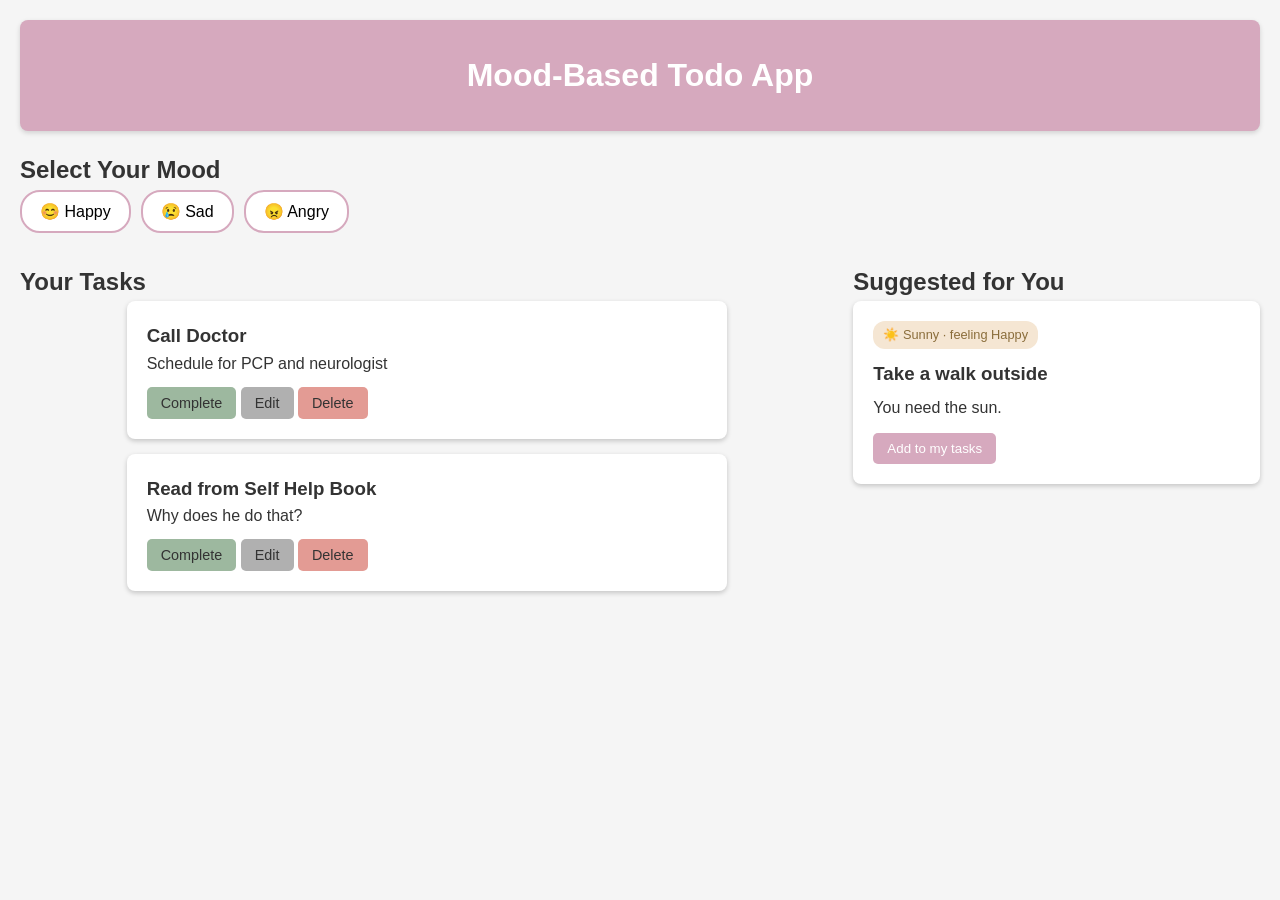
<file: mood-based-todo-app/index.html>
<!DOCTYPE html>
<html lang="en">
<head>
    <meta charset="UTF-8">
    <meta name="viewport" content="width=device-width, initial-scale=1.0">
    <title>Mood-Based Todo App</title>
    <link rel="stylesheet" href="Styles/index.css">
</head>
<body>
    <header>
        <h1>Mood-Based Todo App</h1>
    </header>
    <main>
        <section id="mood-selection">
            <h2>Select Your Mood</h2>
            <div class="mood-buttons">
                <button data-mood="happy">😊 Happy</button>
                <button data-mood="sad">😢 Sad</button>
                <button data-mood="angry">😠 Angry</button>
            </div>
        </section>

        <div class="content-columns">
            <section id="todo-list">
                <h2>Your Tasks</h2>
                <ul id="tasks">
                    <li>
                        <h3>Call Doctor</h3>
                        <p>Schedule for PCP and neurologist</p>
                        <button>Complete</button>
                        <button>Edit</button>
                        <button>Delete</button>
                    </li>
                    <li>
                        <h3>Read from Self Help Book</h3>
                        <p>Why does he do that?</p>
                        <button>Complete</button>
                        <button>Edit</button>
                        <button>Delete</button>
                    </li>
                </ul>
            </section>

            <section id="suggested-tasks">
                <h2>Suggested for You</h2>
                <div class="suggestion-card">
                    <span class="context">☀️ Sunny · feeling Happy</span>
                    <h3>Take a walk outside</h3>
                    <p>You need the sun.</p>
                    <button>Add to my tasks</button>
                </div>
            </section>
        </div>
    </main>
</file>
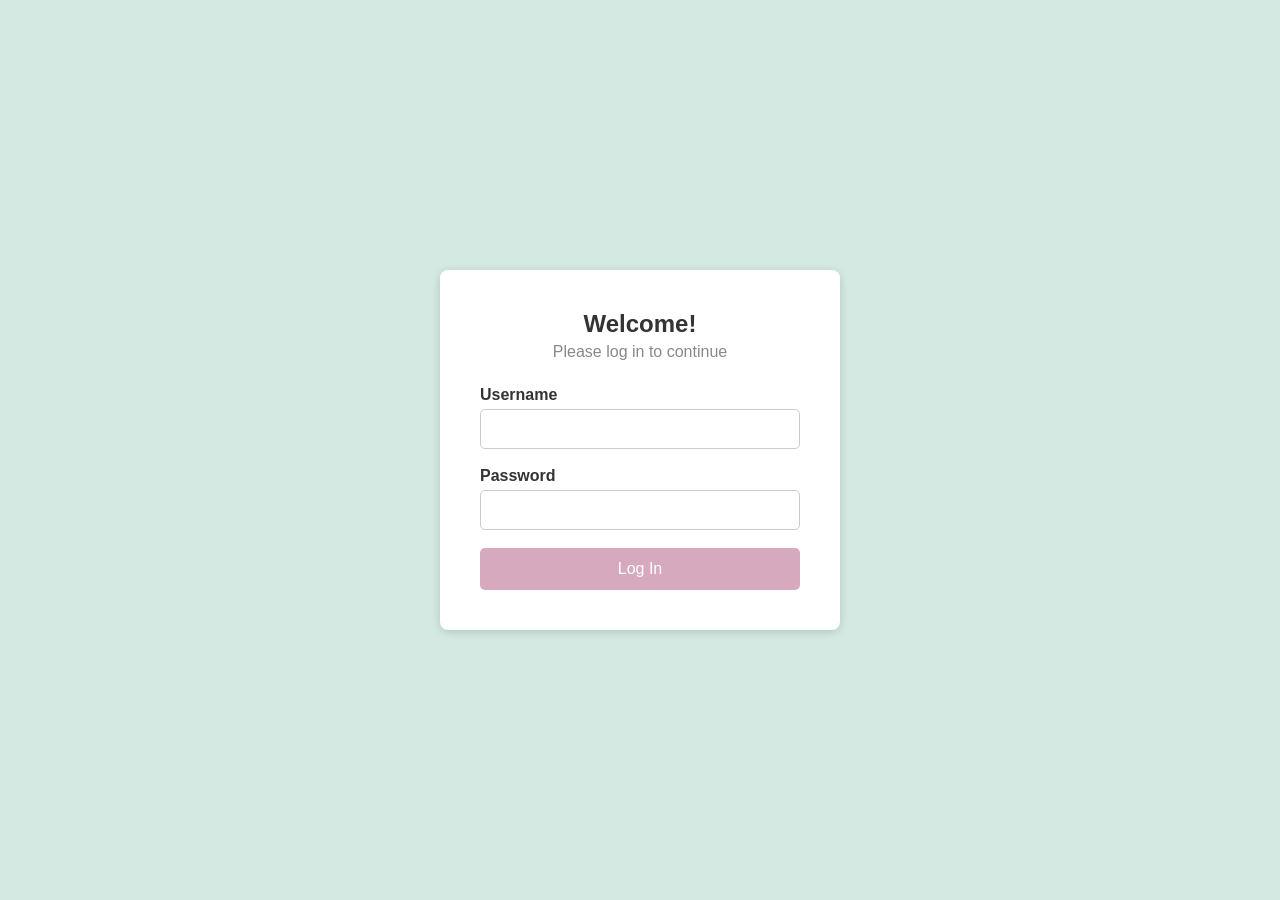
<file: mood-based-todo-app/Components/loginForm.html>
<!DOCTYPE html>
<html lang="en">
<head>
    <meta charset="UTF-8">
    <meta name="viewport" content="width=device-width, initial-scale=1.0">
    <title>Login Form</title>
    <link rel="stylesheet" href="../Styles/loginForm.css">
</head>
<body>
   <div class="login-container">
        <h2>Welcome!</h2>
        <p class="subtitle">Please log in to continue</p>

        <form class="login-form">
            <label for="username">Username</label>
            <input type="text" id="username" name="username" required>

            <label for="password">Password</label>
            <input type="password" id="password" name="password" required>

            <button type="submit">Log In</button>
        </form>
   </div>
</body>
</html>
</file>
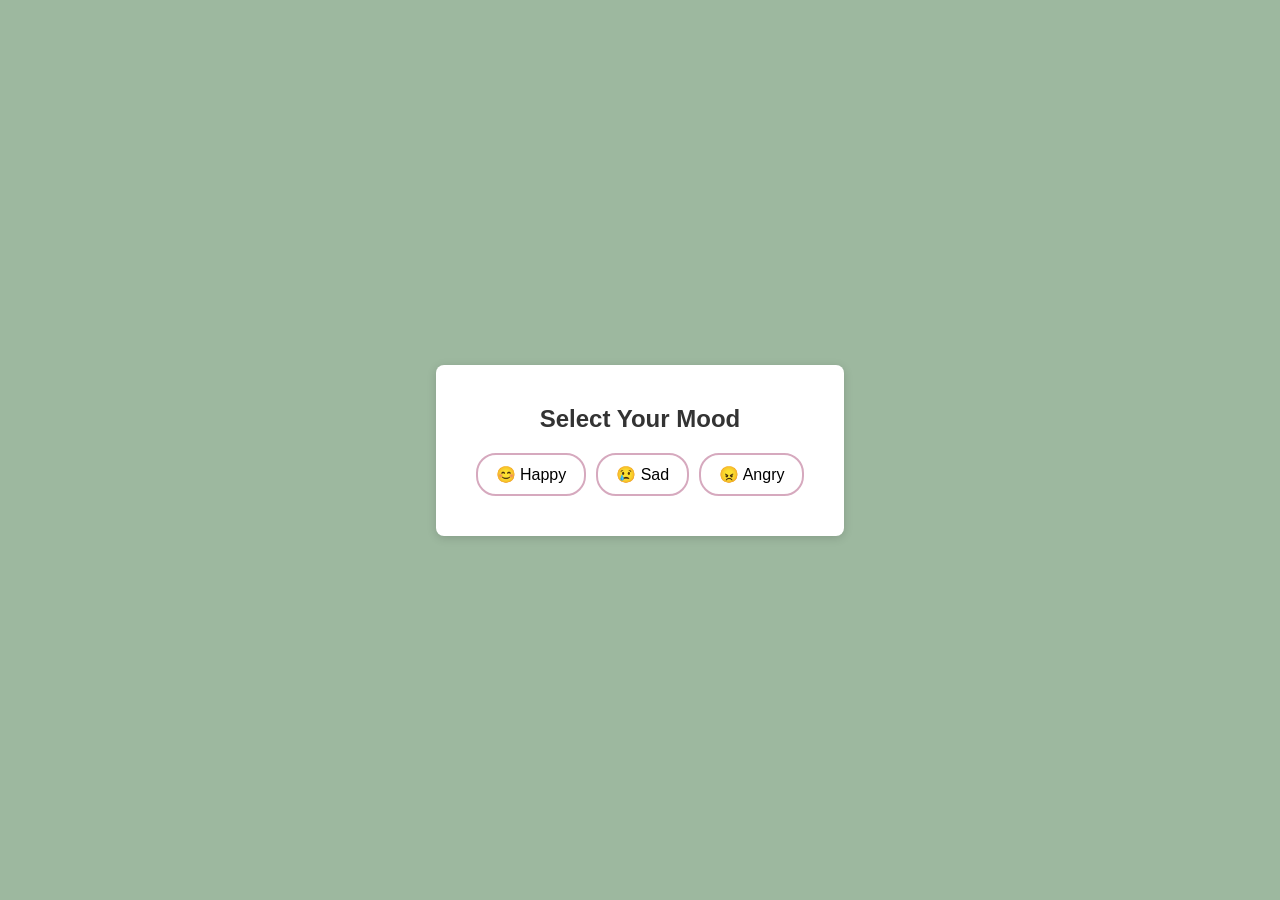
<file: mood-based-todo-app/Components/moodSelecterForm.html>
<!DOCTYPE html>
<html lang="en">
<head>
    <meta charset="UTF-8">
    <meta name="viewport" content="width=device-width, initial-scale=1.0">
    <title>Mood Selector</title>
    <link rel="stylesheet" href="../Styles/moodSelecterForm.css">
</head>
<body>
<div class="mood-container">
    <h2>Select Your Mood</h2>
    <div class="mood-buttons">
        <button data-mood="happy">😊 Happy</button>
        <button data-mood="sad">😢 Sad</button>
        <button data-mood="angry">😠 Angry</button>
    </div>
</div>
</body>
</html>
</file>
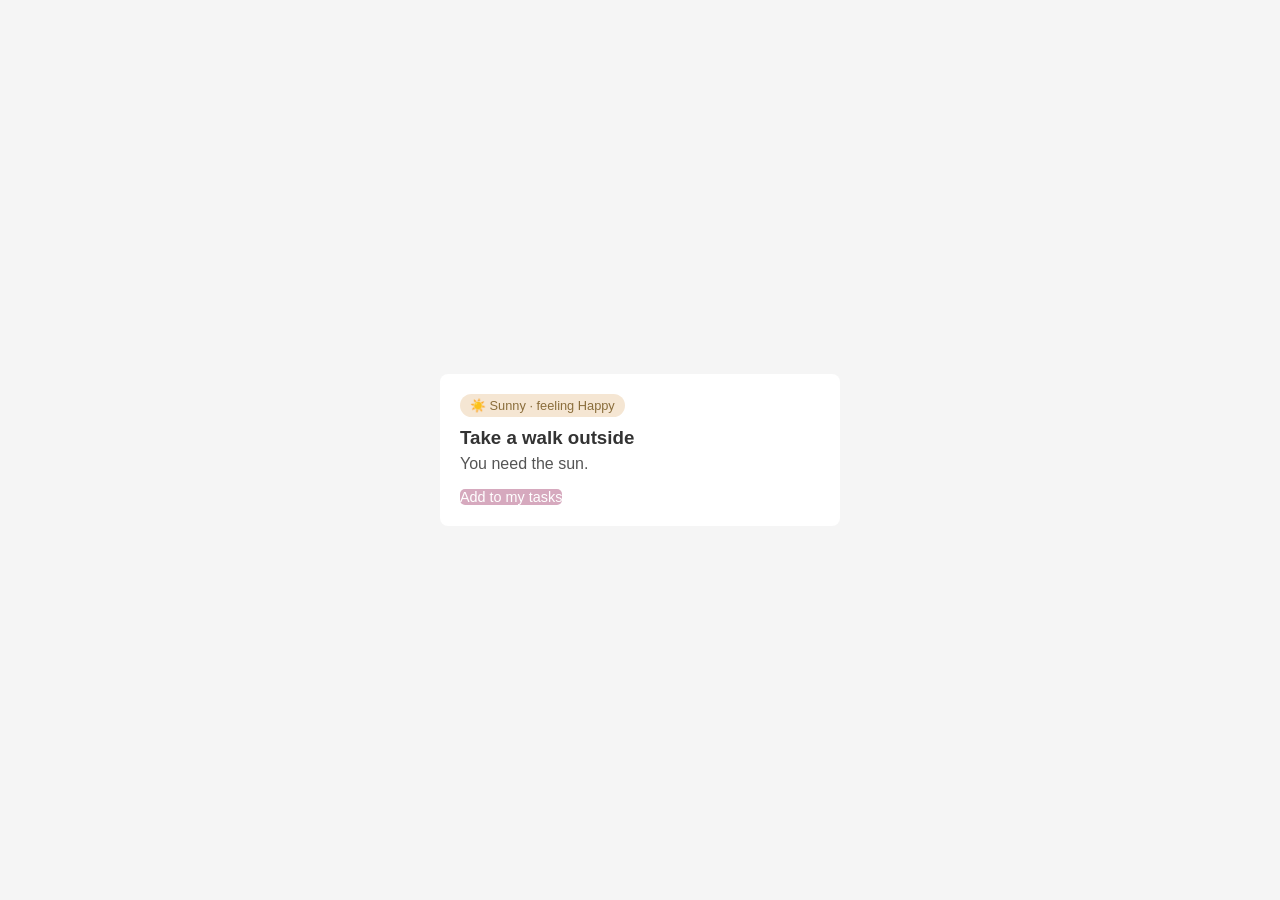
<file: mood-based-todo-app/Components/suggestedTaskComponent.html>
<!DOCTYPE html>
<html lang="en">
<head>
        <meta charset="UTF-8">
        <meta name="viewport" content="width=device-width, initial-scale=1.0">
        <title>Suggested Task</title>
        <link rel="stylesheet" href="../Styles/suggestedTaskComponent.css">
    </head>
<body>
    <div class="suggested-card">
        <span class="context">☀️ Sunny · feeling Happy</span>
        <h3>Take a walk outside</h3>
        <p>You need the sun.</p>
        <button>Add to my tasks</button>    
    </div>
</body>
</html>
</file>
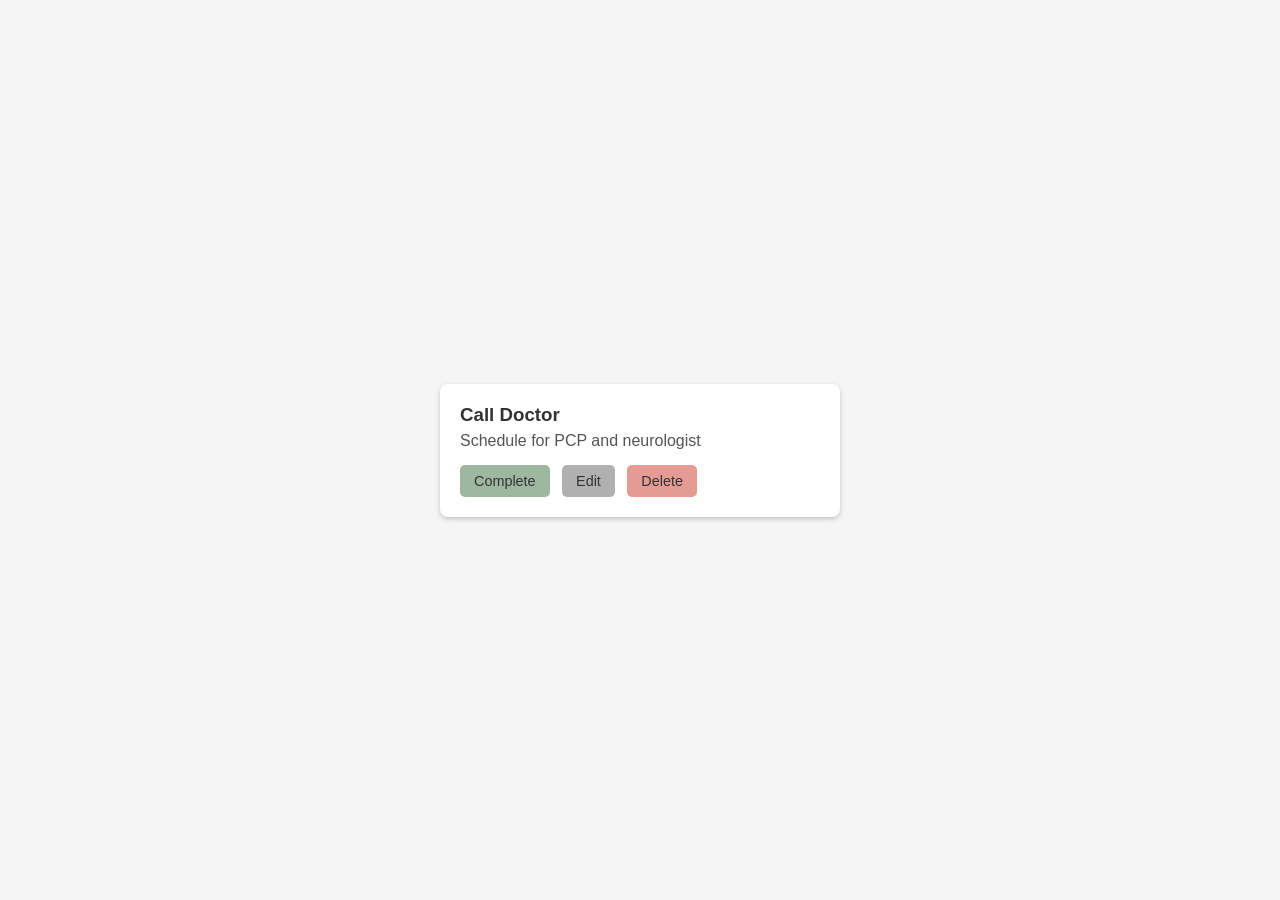
<file: mood-based-todo-app/Components/tasksComponent.html>
<!DOCTYPE html>
<html lang="en">
<head>
    <meta charset="UTF-8">
    <meta name="viewport" content="width=device-width, initial-scale=1.0">
    <title>Task Card</title>
    <link rel="stylesheet" href="../Styles/tasksComponent.css">
</head>
<body>
    <div class="task-card">
    <h3>Call Doctor</h3>
    <p>Schedule for PCP and neurologist</p>
    <button class="complete">Complete</button>
    <button class="edit">Edit</button>
    <button class="delete">Delete</button>
</div>
</body>
</html>
</file>
<file: mood-based-todo-app/Styles/index.css>
* {
    margin: 0;
    padding: 0;
    box-sizing: border-box;
}

body {
    font-family: 'Arial', sans-serif;
    background-color: #f5f5f5;
    color: #333;
    line-height: 1.6;
    padding: 20px;

}

header {
    background-color: #d6a9be;
    color: white;
    text-align: center;
    padding: 30px 20px;
    border-radius: 8px;
    margin-bottom: 20px;
    box-shadow: 0 2px 5px rgba(0, 0, 0, 0.15);

}

#mood-selection button {
    background-color: white;
    border: 2px solid #d6a9be;
    border-radius: 20px;
    padding: 10px 18px;
    font-size: 1rem;
    cursor: pointer;
    transition: background-color 0.2s;
}

#mood-selection button:hover {
    background-color: #d6a9be;
    color: white;
}

#tasks {
    list-style: none;
    max-width: 600px;
    margin: 0 auto;
}

#tasks li{
    background-color: white;
    border-radius: 8px;
    padding: 20px;
    margin-bottom: 15px;
    box-shadow: 0 2px 5px rgba(0, 0, 0, 0.2);
}

#tasks button {
    border: none;
    border-radius: 5px;
    padding: 8px 14px;
    margin-top: 10px;
    font-size:0.9rem;
    color: #333;
    cursor: pointer;
}

#tasks button:nth-child(3) {
    background-color: #9db89f;
}

#tasks button:nth-child(4) {
    background-color: #b0b0b0;
}

#tasks button:nth-child(5) {
    background-color: #e39b94;
}

#mood-selection {
    margin-bottom: 30px;
}
.mood-buttons {
    display: flex;
    gap: 10px;
    flex-wrap: wrap;
}
.content-columns {
    display: flex;
    gap: 20px;
    align-items: flex-start;
}

#todo-list {
    flex: 2;
}

#suggested-tasks {
    flex: 1;
}

.suggestion-card {
    background-color: white;
    border-radius: 8px;
    padding: 20px;
    box-shadow: 0 2px 5px rgba(0, 0, 0, 0.2);
}

.suggestion-card .context {
    display: inline-block;
    background-color: #f5e6d3;
    color: #8a6d3b;
    font-size: 0.8rem;
    padding: 4px 10px;
    border-radius: 12px;
    margin-bottom: 10px;
}

.suggestion-card h3 {
    margin-bottom: 6px;
}

.suggestion-card button {
    border: none;
    border-radius: 5px;
    padding: 8px 14px;
    margin-top: 12px;
    background-color: #d6a9be;
    color: white;
    cursor: pointer;
}
@media (max-width: 600px) {
    body {
        padding: 10px; 
     .content-columns {
        flex-direction: column;
}
    }

    header h1 {
        font-size: 1.5rem;
    }

    #tasks button {
        width: 100%;
        margin-top: 8px;
    }
}
</file>
<file: mood-based-todo-app/Styles/loginForm.css>
* {
    margin: 0;
    padding: 0;
    box-sizing: border-box;
}

body {
    font-family: 'Arial', sans-serif;
    background-color: #d4e9e2;
    color: #333;
    display: flex;
    justify-content: center;
    align-items: center;
    min-height: 100vh;
}

.login-container {
    background-color: white;
    padding: 40px;
    border-radius: 8px;
    box-shadow: 0 2px 10px rgba(0, 0, 0, 0.15);
    width: 100%;
    max-width: 400px;
}

.login-container h2 {
    text-align: center;
    margin-bottom: 5px;
}

.subtitle {
    text-align: center;
    color: #888;
    margin-bottom: 25px;
}

.login-form {
    display: flex;
    flex-direction: column;
}

.login-form label {
    margin-bottom: 5px;
    font-weight: bold;
}

.login-form input {
    padding: 10px;
    margin-bottom: 18px;
    border: 1px solid #ccc;
    border-radius: 5px;
    font-size: 1rem;
}

.login-form button {
    background-color: #d6a9be;
    color: white;
    border: none;
    padding: 12px;
    border-radius: 5px;
    font-size: 1rem;
    cursor: pointer;
}
</file>
<file: mood-based-todo-app/Styles/moodSelecterForm.css>
* {
    margin: 0;
    padding: 0;
    box-sizing: border-box;
}

body {
    font-family: 'Arial', sans-serif;
    background-color: #9db89f;
    color: #333;
    display: flex;
    justify-content: center;
    align-items: center;
    min-height: 100vh;
}

.mood-container {
    background-color: white;
    padding: 40px;
    border-radius: 8px;
    box-shadow: 0 2px 10px rgba(0, 0, 0, 0.15);
    text-align: center;
}

.mood-container h2 {
    margin-bottom: 20px;
}

.mood-buttons {
    display: flex;
    gap: 10px;
    justify-content: center;
    flex-wrap: wrap;
}

.mood-buttons button {
    background-color: white;
    border: 2px solid #d6a9be;
    border-radius: 20px;
    padding: 10px 18px;
    font-size: 1rem;
    cursor: pointer;
    transition: background-color 0.2s;
}

.mood-buttons button:hover {
    background-color: #d6a9be;
    color: white;
}
</file>
<file: mood-based-todo-app/Styles/suggestedTaskComponent.css>
* {
    margin: 0;
    padding: 0;
    box-sizing: border-box;
}
body {
    font-family: 'Arial' , sans-serif;
    background-color: #f5f5f5;
    color: #333;
    display: flex;
    justify-content: center;
    align-items: center;
    min-height: 100vh;
}

.suggested-card {
    background-color: white;
    border-radius: 8px;
    padding: 20px;
    box-shadow: 0 2 5px rgba(0,0,0,0.2);
    max-width: 400px;
    width: 100%;
}

.suggested-card .context{
    display: inline-block;
    background-color: #f5e6d3;
    color: #8a6d3b;
    font-size: 0.8rem;
    padding: 4px 10px;
    border-radius: 12px;
    margin-bottom: 10px;
}

.suggested-card h3 {
    margin-bottom: 6px;
}

.suggested-card p {
    color: #555;
    margin-bottom: 15px;
}

.suggested-card button {
    background-color: #d6a9be;
    color: white;
    border:none;
    border-radius: 5px;
    font-size: 0.9rem;
    cursor: pointer;
}
</file>
<file: mood-based-todo-app/Styles/tasksComponent.css>
* {
    margin: 0;
    padding: 0;
    box-sizing: border-box;
}

body {
    font-family: 'Arial', sans-serif;
    background-color: #f5f5f5;
    color: #333;
    display: flex;
    justify-content: center;
    align-items: center;
    min-height: 100vh;
}
.task-card {
    background-color: white;
    border-radius: 8px;
    padding: 20px;
    box-shadow: 0 2px 5px rgba(0, 0, 0, 0.2);
    max-width: 400px;
    width: 100%;
}
.task-card h3{
    margin-bottom: 6px;
}
.task-card p {
    color: #555;
    margin-bottom: 15px;
}
.task-card button {
    border: none;
    border-radius:5px;
    padding: 8px 14px;
    margin-right: 8px;
    font-size: 0.9rem;
    color: #333;
    cursor: pointer;
}
.task-card .complete {
    background-color: #9db89f;
}
.task-card .edit {
    background-color: #b0b0b0;
}
.task-card .delete {
    background-color: #e39b94;
}
</file>
